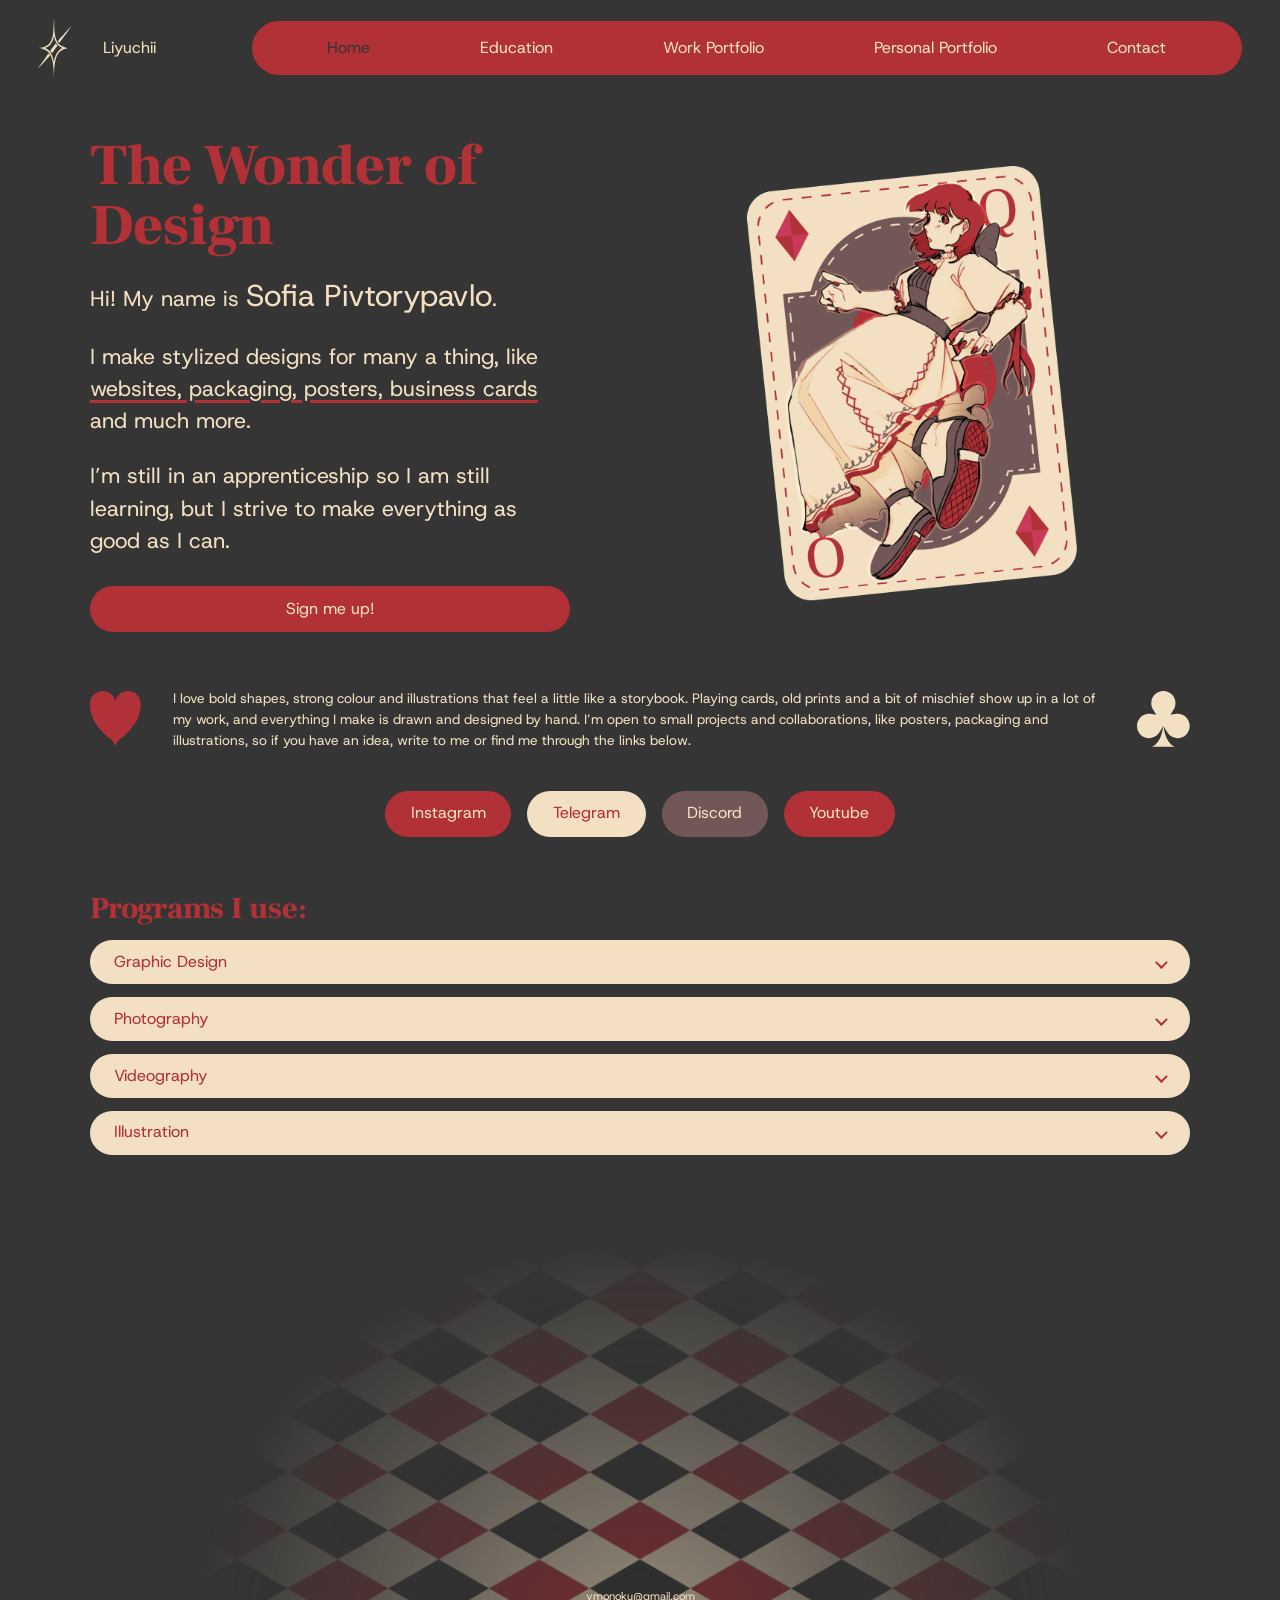
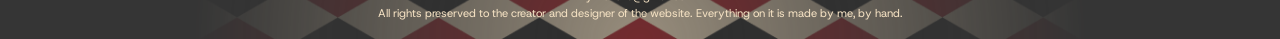
<file: index.html>
<!DOCTYPE html>
<html lang="en">
    <head>
        <meta charset="UTF-8">
        <meta name="viewport" content="width=device-width,initial-scale=1">
        <title>Home | Liyuchii</title>

        <link rel="icon" type="image/x-icon" href="./images/Red Logo.ico">
        <link rel="preconnect" href="https://fonts.googleapis.com"><link rel="preconnect" href="https://fonts.gstatic.com" crossorigin>
        <link href="https://fonts.googleapis.com/css2?family=Frank+Ruhl+Libre:wght@700;900&family=Host+Grotesk:wght@400;500;600&display=swap" rel="stylesheet">

        <link rel="stylesheet" href="style.css">
    </head>
    <body>

            <header class="site-nav">
                <a class="brand" href="index.html">
                    <img src="images/Logo.svg" alt="">
                    <span>Liyuchii</span>
                </a>
                <nav class="menu" aria-label="Main">
                    <a href="index.html" aria-current="page">Home</a>
                    <a href="education.html">Education</a>
                    <a href="work-portfolio.html">Work Portfolio</a>
                    <a href="personal-portfolio.html">Personal Portfolio</a>
                    <a href="contact.html">Contact</a>
                </nav>
            </header>

            <main>
                <section class="hero">
                    <div>
                        <h1>The Wonder of Design</h1>

                        <p class="name">Hi! My name is <b>Sofia Pivtorypavlo</b>.</p>

                        <p>I make stylized designs for many a thing, like <span class="ul">websites, packaging, posters, business cards</span> and much more.</p>

                        <p>I’m still in an apprenticeship so I am still learning, but I strive to make everything as good as I can.</p>

                        <a class="btn" href="contact.html">Sign me up!</a>
                    </div>
                    <img src="images/card.png" alt="Illustrated playing card">
                </section>

                <section class="intro">
                    <img src="images/heart.svg" alt="">
                    <p>I love bold shapes, strong colour and illustrations that feel a little like a storybook. Playing cards, old prints and a bit of mischief show up in a lot of my work, and everything I make is drawn and designed by hand. I’m open to small projects and collaborations, like posters, packaging and illustrations, so if you have an idea, write to me or find me through the links below.</p>
                    <img src="images/club.svg" alt="">
                </section>

                    <div class="socials">
                        <a class="btn" href="https://www.instagram.com/li.yuchii/">Instagram</a>
                        <a class="btn btn--beige" href="https://t.me/liyuxhii">Telegram</a>
                        <a class="btn btn--mauve" href="https://discord.com/invite/aAFwcwZpUa">Discord</a>
                        <a class="btn" href="https://www.youtube.com/@rennnsvlogs">Youtube</a>
                    </div><h2>Programs I use:</h2>
                    <button class="acc-head" aria-expanded="false" aria-controls="p0">Graphic Design</button>
                    <div class="acc-panel" id="p0">
                        <ul>
                            <li>Adobe Illustrator</li>
                            <li>Adobe Photoshop</li>
                            <li>Adobe InDesign</li>
                            <li>Figma</li>
                        </ul>
                    </div>
                    <button class="acc-head" aria-expanded="false" aria-controls="p1">Photography</button>
                    <div class="acc-panel" id="p1">
                        <ul>
                            <li>Adobe Lightroom</li>
                            <li>Adobe Photoshop</li>
                        </ul>
                    </div>
                    <button class="acc-head" aria-expanded="false" aria-controls="p2">Videography</button>
                    <div class="acc-panel" id="p2">
                        <ul>
                            <li>Adobe Premiere Pro</li>
                            <li>Adobe After Effects</li>
                            <li>DaVinci Resolve</li>
                            <li>CapCut</li>
                        </ul>
                    </div>
                    <button class="acc-head" aria-expanded="false" aria-controls="p3">Illustration</button>
                    <div class="acc-panel" id="p3">
                        <ul>
                            <li>Clip Studio Paint EX</li>
                            <li>Paint Tool Sai 2</li>
                            <li>Procreate</li>
                            <li>Ibis Paint X</li>
                        </ul>
                    </div>
                </main>

                <footer class="site-footer">

                    <p>ymonoku@gmail.com<br>All rights preserved to the creator and designer of the website. Everything on it is made by me, by hand.</p></footer>

                    <script src="script.js">

                    </script>
                    </body>
                    </html>
</file>
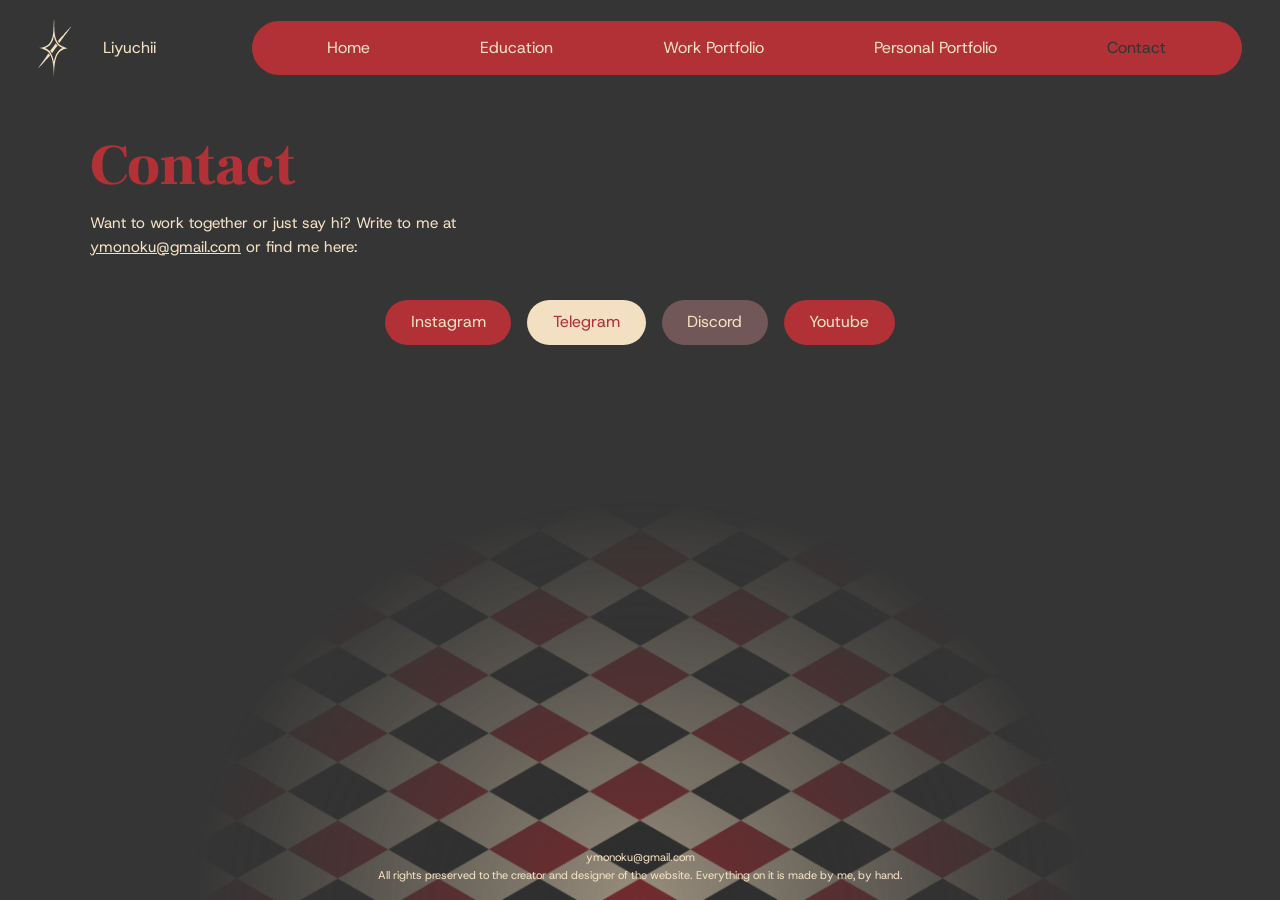
<file: contact.html>
<!DOCTYPE html>
<html lang="en">
    <head>
        <meta charset="UTF-8">
        <meta name="viewport" content="width=device-width,initial-scale=1">

        <title>Contact | Liyuchii</title>

        <link rel="icon" type="image/x-icon" href="./images/Red Logo.ico">
        <link rel="preconnect" href="https://fonts.googleapis.com"><link rel="preconnect" href="https://fonts.gstatic.com" crossorigin>
        <link href="https://fonts.googleapis.com/css2?family=Frank+Ruhl+Libre:wght@700;900&family=Host+Grotesk:wght@400;500;600&display=swap" rel="stylesheet">
        <link rel="stylesheet" href="style.css">
    </head>
    <body>
        <header class="site-nav">
            <a class="brand" href="index.html">
                <img src="images/Logo.svg" alt="">
                <span>Liyuchii</span>
            </a>
            <nav class="menu" aria-label="Main">
                <a href="index.html">Home</a>
                <a href="education.html">Education</a>
                <a href="work-portfolio.html">Work Portfolio</a>
                <a href="personal-portfolio.html">Personal Portfolio</a>
                <a href="contact.html" aria-current="page">Contact</a>
            </nav>
        </header>

        <main>
            <h1>Contact</h1>
            <p class="lead">Want to work together or just say hi? Write to me at <a href="mailto:ymonoku@gmail.com">ymonoku@gmail.com</a> or find me here:</p>
            <div class="socials">
                <a class="btn" href="#">Instagram</a>
                <a class="btn btn--beige" href="#">Telegram</a>
                <a class="btn btn--mauve" href="#">Discord</a>
                <a class="btn" href="#">Youtube</a>
            </div>
        </main>

        <footer class="site-footer">
            <p>ymonoku@gmail.com<br>All rights preserved to the creator and designer of the website. Everything on it is made by me, by hand.</p></footer>

            <script src="script.js"></script></body></html>
</file>
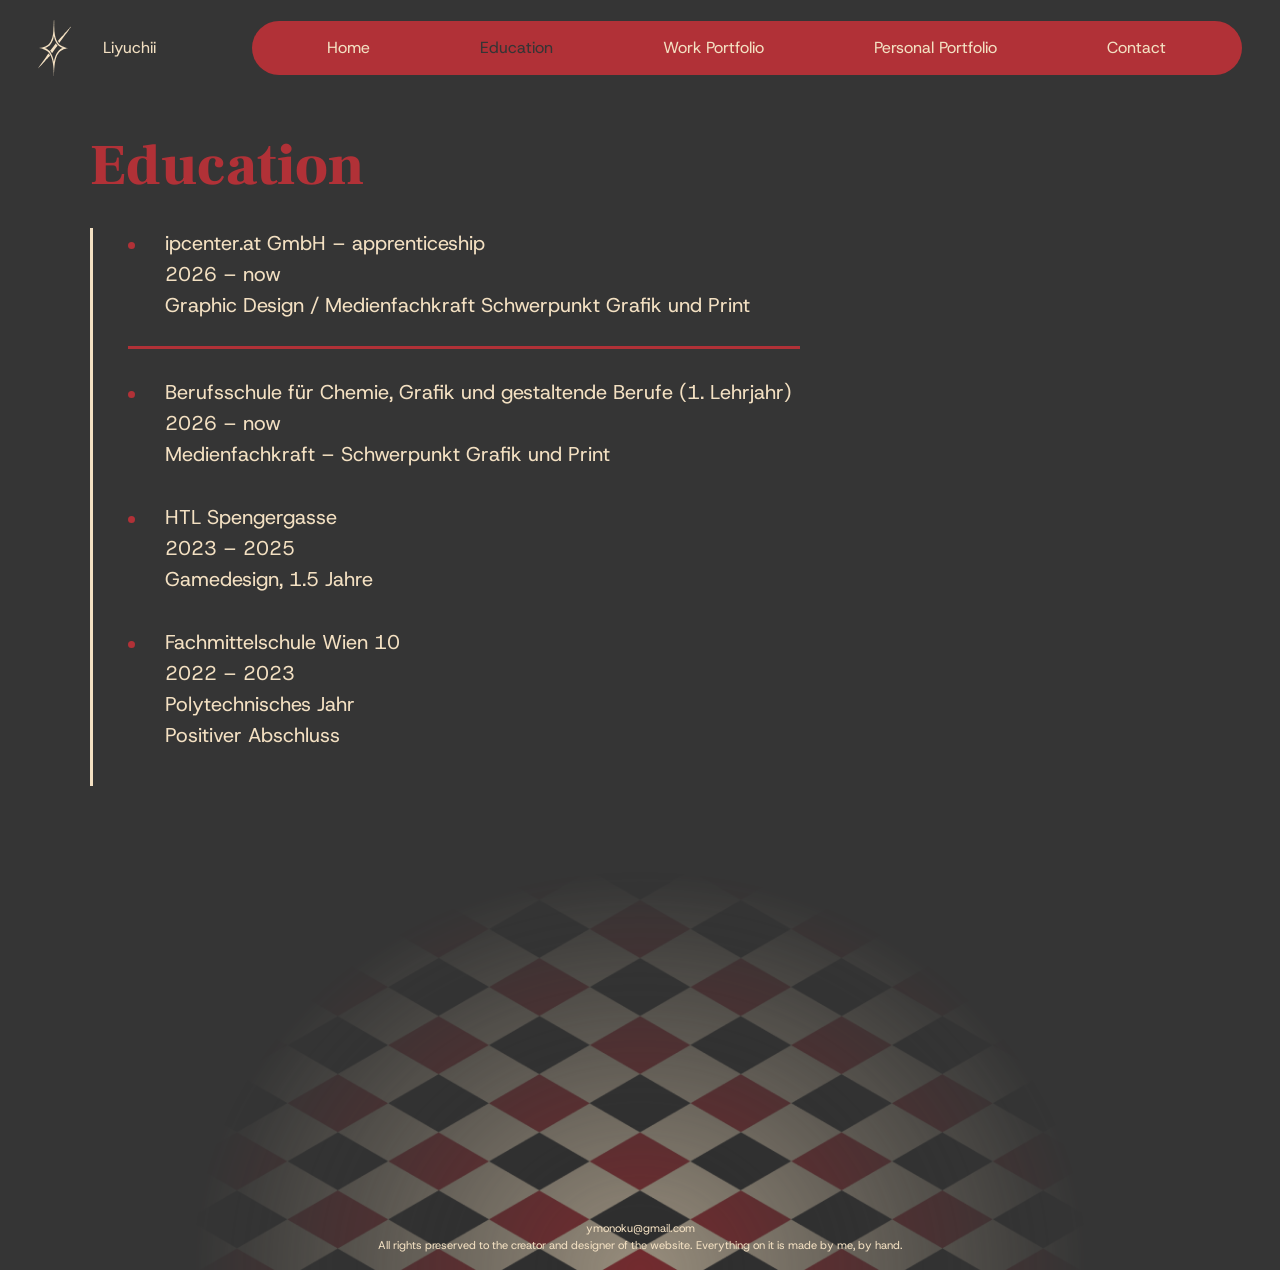
<file: education.html>
<!DOCTYPE html>
<html lang="en">
    <head>
        <meta charset="UTF-8">
        <meta name="viewport" content="width=device-width,initial-scale=1">

        <title>Education | Liyuchii</title>

        <link rel="icon" type="image/x-icon" href="./images/Red Logo.ico">
        <link rel="preconnect" href="https://fonts.googleapis.com"><link rel="preconnect" href="https://fonts.gstatic.com" crossorigin>
        <link href="https://fonts.googleapis.com/css2?family=Frank+Ruhl+Libre:wght@700;900&family=Host+Grotesk:wght@400;500;600&display=swap" rel="stylesheet">
        <link rel="stylesheet" href="style.css">
    </head>
    <body>

        <header class="site-nav">
            <a class="brand" href="index.html">
                <img src="images/Logo.svg" alt="">
                <span>Liyuchii</span>
            </a>
            <nav class="menu" aria-label="Main">
                <a href="index.html">Home</a>
                <a href="education.html" aria-current="page">Education</a>
                <a href="work-portfolio.html">Work Portfolio</a>
                <a href="personal-portfolio.html">Personal Portfolio</a>
                <a href="contact.html">Contact</a>
            </nav>
        </header>

        <main>
            <h1>Education</h1>
            <ul class="timeline">
                <li>
                    <b>ipcenter.at GmbH – apprenticeship</b>
                    <span>2026 – now</span>
                    <span>Graphic Design / Medienfachkraft Schwerpunkt Grafik und Print</span>
                </li>
                <li>
                    <b>Berufsschule für Chemie, Grafik und gestaltende Berufe (1. Lehrjahr)</b>
                    <span>2026 – now</span>
                    <span>Medienfachkraft – Schwerpunkt Grafik und Print</span>
                </li>
                <li>
                    <b>HTL Spengergasse</b>
                    <span>2023 – 2025</span>
                    <span>Gamedesign, 1.5 Jahre</span>
                </li>
                <li>
                    <b>Fachmittelschule Wien 10</b>
                    <span>2022 – 2023</span>
                    <span>Polytechnisches Jahr<br>Positiver Abschluss</span>
                </li>
            </ul>
        </main>

        <footer class="site-footer">
            <p>ymonoku@gmail.com<br>All rights preserved to the creator and designer of the website. Everything on it is made by me, by hand.</p></footer>

        <script src="script.js"></script></body></html>
</file>
<file: style.css>
:root{--red:#b13137;--beige:#f3e0c2;--mauve:#715757;--bg:#353535;
--serif:'Frank Ruhl Libre',Georgia,serif;--sans:'Host Grotesk',system-ui,sans-serif}
*,*::before,*::after{box-sizing:border-box}
body{margin:0;min-height:100vh;display:flex;flex-direction:column;background:var(--bg);color:var(--beige);font:400 1rem/1.55 var(--sans)}
a{color:inherit}
:focus-visible{outline:2px solid var(--beige);outline-offset:3px}

/* nav */
.site-nav{display:flex;align-items:center;flex-wrap:wrap;gap:1rem 2rem;padding:1.25rem clamp(1rem,3vw,2.5rem)}
.brand{display:flex;align-items:center;gap:2rem;text-decoration:none}
.brand img{height:56px;width:auto}
.menu{display:flex;flex:1;justify-content:space-around;align-items:center;flex-wrap:wrap;gap:.5rem 1.5rem;max-width:990px;margin-left:auto;padding:.9rem 2rem;background:var(--red);border-radius:999px}
.menu a{text-decoration:none;white-space:nowrap;transition:color .2s}
.menu a:hover,.menu a[aria-current=page]{color:var(--bg)}

main{flex:1;width:min(1100px,100% - 2rem);margin-inline:auto;padding:2.5rem 0 4rem}
h1,h2{font-family:var(--serif);font-weight:900;color:var(--red);line-height:1.05;margin:0 0 1rem}
h1{font-size:clamp(2.4rem,5vw,3.6rem)}
h2{font-size:1.9rem}
.btn{display:inline-block;padding:.65rem 1.6rem;border-radius:999px;background:var(--red);color:var(--beige);text-decoration:none;border:0;font:inherit;cursor:pointer;transition:transform .15s ease}
.btn:hover{transform:scale(1.06);background:var(--beige);color:var(--red)}
.btn--beige:hover,
.btn--mauve:hover{background:var(--red);color:var(--beige)}
.btn--beige{background:var(--beige);color:var(--red)}
.btn--mauve{background:var(--mauve)}

/* home */
.hero{display:grid;grid-template-columns:1fr auto;gap:4rem;align-items:center}
.hero>div{max-width:30rem}
.hero p{margin:0 0 1.4rem;font-size:1.35rem;line-height:1.5}
.hero .name b{font-size:1.4em;font-weight:400}
.hero .ul{text-decoration:underline;text-decoration-color:var(--red);text-decoration-thickness:3px;text-underline-offset:.2em}
.hero .btn{display:block;text-align:center;margin-top:1.8rem}
.hero img{width:min(330px,100%);height:auto;transition:transform .4s ease}
.hero img:hover{transform:rotate(5deg)}
.intro{display:grid;grid-template-columns:auto 1fr auto;gap:2rem;align-items:center;margin-top:3.5rem;font-size:.85rem}
.intro img{height:56px;width:auto}
.intro p{margin:0}
.socials{display:flex;flex-wrap:wrap;justify-content:center;gap:1rem;margin:2.5rem 0 3.5rem}

/* accordion */
.acc-head{display:flex;justify-content:space-between;align-items:center;width:100%;margin-top:.8rem;padding:.6rem 1.5rem;border:0;border-radius:999px;background:var(--beige);color:var(--red);font:inherit;text-align:left;cursor:pointer}
.acc-head::after{content:"";width:.55rem;height:.55rem;border:solid var(--red);border-width:0 2px 2px 0;transform:rotate(45deg);transition:transform .25s}
.acc-head[aria-expanded=true]::after{transform:rotate(-135deg)}
.acc-panel{display:grid;grid-template-rows:0fr;transition:grid-template-rows .3s ease}
.acc-panel.open{grid-template-rows:1fr}
.acc-panel>ul{min-height:0;overflow:hidden;display:flex;flex-wrap:wrap;gap:.6rem;margin:0;padding:0 .5rem;list-style:none}
.acc-panel.open>ul{padding:.9rem .5rem .3rem}
.acc-panel li{padding:.4rem 1.3rem;border-radius:999px;background:var(--mauve)}

/* education */
.timeline{margin:2rem 0 0;padding:0 0 0 4.5rem;min-height:62vh;border-left:3px solid var(--beige);list-style:none;font-size:1.25rem}
.timeline li{position:relative;margin-bottom:2rem}
.timeline li::before{content:"";position:absolute;left:-2.3rem;top:.7em;width:7px;height:7px;border-radius:50%;background:var(--red)}
.timeline b{display:block;font-weight:400}
.timeline span{display:block}
.timeline li:first-child{margin-bottom:3.5rem}
.timeline li:first-child::after{content:"";position:absolute;left:-2.3rem;bottom:-1.75rem;width:min(100%,42rem);height:3px;background:var(--red)}

/* portfolios */
.lead{max-width:40ch;font-size:.95rem;margin:0 0 2rem}
.filters{display:grid;grid-auto-flow:column;grid-auto-columns:1fr;gap:.25rem;padding:.3rem;background:var(--red);border-radius:999px}
.filters button{padding:.5rem;border:0;border-radius:999px;background:transparent;color:var(--beige);font:inherit;cursor:pointer;transition:background .2s,color .2s}
.filters button:hover{background:rgba(243,224,194,.2)}
.filters button[aria-pressed=true]{background:var(--beige);color:var(--red)}
.grid{display:grid;grid-template-columns:repeat(auto-fill,minmax(200px,1fr));gap:2.5rem 2rem;margin-top:3rem}
.tile{margin:0;text-align:center;font-size:.9rem}
.tile[hidden]{display:none}
.thumb{aspect-ratio:4/5;border-radius:28px;overflow:hidden;margin-bottom:.7rem;background:var(--red)}
.tile:nth-child(4n+2) .thumb{background:var(--beige)}
.tile:nth-child(4n+3) .thumb{background:var(--mauve)}
.thumb img{width:100%;height:100%;object-fit:cover;display:block}

/* gallery: first <img> in .thumb is the cover, all of them open in the viewer */
.thumb img:not(:first-child){display:none}
.tile.has-images{cursor:pointer}
.tile.has-images .thumb{transition:transform .2s}
.tile.has-images:hover .thumb{transform:translateY(-4px)}
dialog.lightbox{width:100%;height:100%;max-width:none;max-height:none;margin:0;padding:0;border:0;background:rgba(30,30,30,.95);color:var(--beige)}
dialog.lightbox[open]{display:flex;align-items:center;justify-content:center}
.lb-media img,.lb-media video{max-width:min(90vw,1100px);max-height:78vh;object-fit:contain}
.lb-media iframe{width:min(90vw,1000px);aspect-ratio:16/9;max-height:78vh;border:0}
.lb-close,.lb-nav{position:absolute;width:2.8rem;height:2.8rem;border:0;border-radius:50%;background:var(--red);color:var(--beige);font:inherit;font-size:1.5rem;line-height:1;cursor:pointer}
.lb-close{top:1.2rem;right:1.2rem}
.lb-nav{top:50%;transform:translateY(-50%)}
.lb-prev{left:1.2rem}.lb-next{right:1.2rem}
.lightbox.single .lb-nav{display:none}
.lb-info{position:absolute;bottom:1.5rem;left:0;right:0;margin:0;text-align:center}

/* footer with checkerboard */
.site-footer{position:relative;min-height:420px;display:flex;align-items:flex-end;justify-content:center;padding:1rem;text-align:center;font-size:.7rem}
.site-footer::before{content:"";position:absolute;inset:0;
  background:url(images/checkers.png) center bottom/min(1333px,100%) auto no-repeat;
  filter:brightness(.8);
  -webkit-mask-image:radial-gradient(ellipse 35% 95% at 50% 100%,rgba(0,0,0,.7),rgba(0,0,0,.3) 55%,transparent);
  mask-image:radial-gradient(ellipse 35% 95% at 50% 100%,rgba(0,0,0,.7),rgba(0,0,0,.3) 55%,transparent)}
.site-footer p{position:relative;margin:0}

@media(max-width:800px){
.hero{grid-template-columns:1fr;gap:2rem}.hero img{justify-self:center;order:-1}
.menu{max-width:none;border-radius:24px;padding:.8rem 1.2rem}
.intro{grid-template-columns:1fr}.intro img{display:none}
.filters{grid-auto-flow:row;grid-template-columns:1fr 1fr;border-radius:24px}
.lb-media img,.lb-media video{max-width:calc(100% - 2rem)}
.lb-media iframe{width:calc(100% - 2rem)}
.lb-nav{top:auto;bottom:1.2rem;transform:none}
.lb-prev{left:1.5rem}.lb-next{right:1.5rem}
.lb-info{bottom:1.5rem;padding:0 5rem}
}
.lb-media{display:flex;align-items:center;justify-content:center;max-width:100%;max-height:100%}
.lb-media img,.lb-media video{max-width:min(90vw,1100px);max-height:78vh;width:auto;height:auto;object-fit:contain}
.lb-media iframe{width:min(90vw,1000px);aspect-ratio:16/9;max-height:78vh;border:0}
dialog.lightbox{overflow:hidden}
body:has(dialog.lightbox[open]){overflow:hidden}

@media(prefers-reduced-motion:reduce){
  *{transition:none!important}
}

@media (prefers-reduced-motion:no-preference){
  @view-transition{navigation:auto}
  .site-nav{view-transition-name:nav}
  main{view-transition-name:content}
  ::view-transition-old(content){animation:.2s ease both page-out}
  ::view-transition-new(content){animation:.35s ease both page-in}
}
@keyframes page-out{to{opacity:0}}
@keyframes page-in{from{opacity:0;transform:translateY(14px)}}

/* mobile fixes: keep this block at the very end of the file */
.lb-info{pointer-events:none}
.lb-close,.lb-nav{touch-action:manipulation;-webkit-tap-highlight-color:transparent}
@media(max-width:800px){
  .hero img{width:min(190px,50vw)}
  .site-nav{gap:.8rem 1.2rem}
  .menu{flex:1 1 100%;margin-left:0;justify-content:center;gap:.4rem 1.2rem;font-size:.95rem;padding:.7rem 1rem}
  .timeline{padding-left:2.5rem;font-size:1.05rem}
  .timeline li::before,.timeline li:first-child::after{left:-1.3rem}
  .lb-nav{width:3rem;height:3rem;top:auto;bottom:1.2rem;transform:none}
  .lb-close{width:3rem;height:3rem}
  .lb-info{bottom:5rem;padding:0 1.5rem}
  .lb-media img,.lb-media video{max-height:65vh}
  .site-footer::before{content:"";position:absolute;inset:0;
  background:url(images/checkers.png) center bottom/min(1333px,100%) auto no-repeat;
  filter:brightness(.8);
  -webkit-mask-image:radial-gradient(ellipse 35% 55% at 50% 100%,rgba(0,0,0,.7),rgba(0,0,0,.3) 55%,transparent);
  mask-image:radial-gradient(ellipse 35% 55% at 50% 100%,rgba(0,0,0,.7),rgba(0,0,0,.3) 55%,transparent)}
}
</file>
